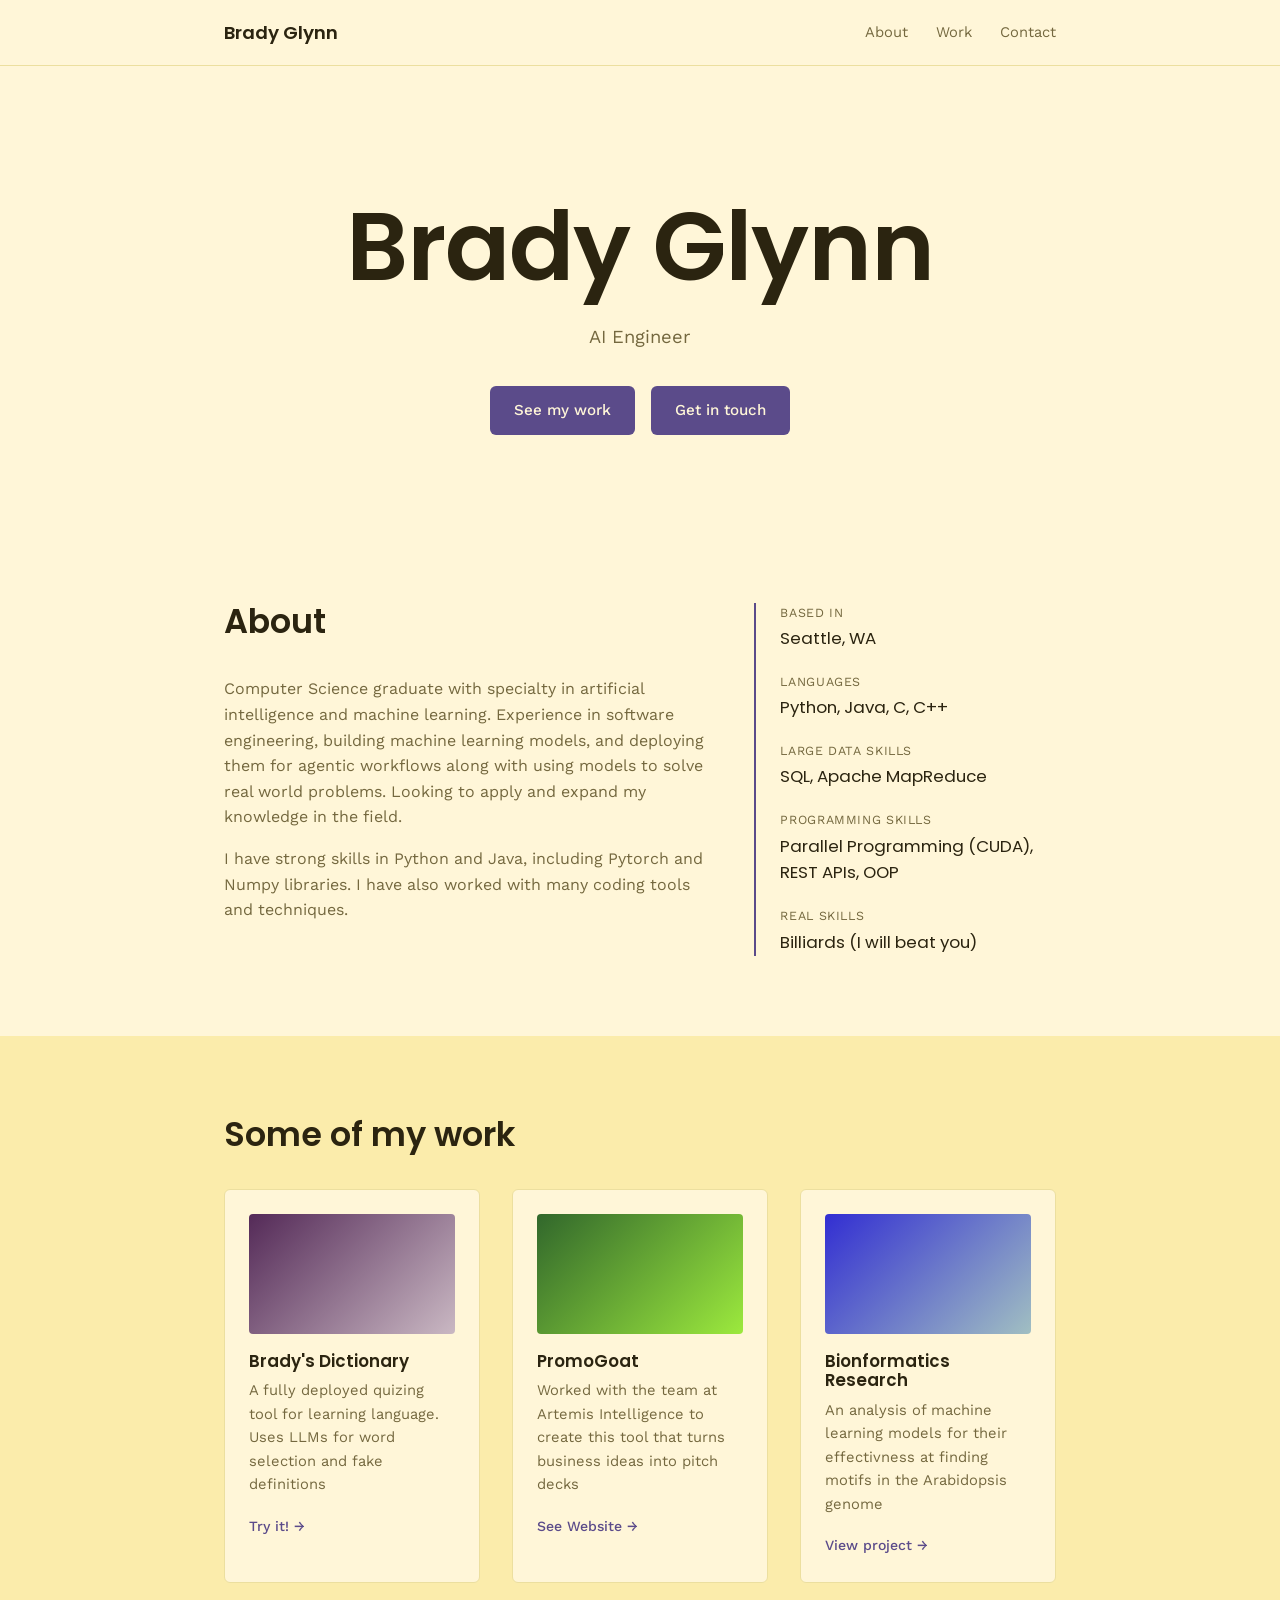
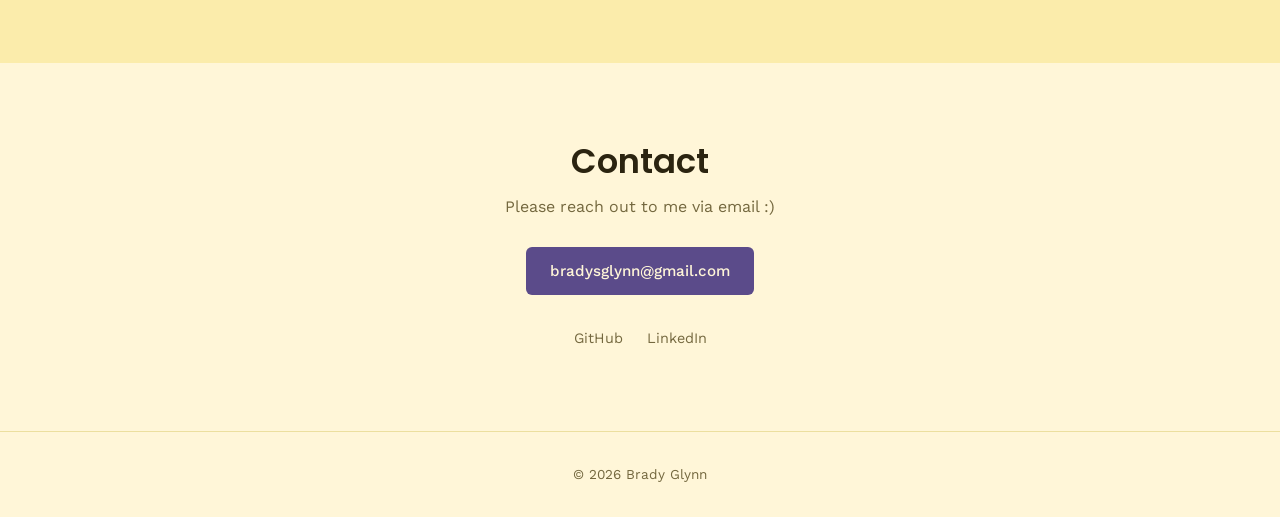
<file: index.html>
<!DOCTYPE html>
<html lang="en">
<head>
  <meta charset="UTF-8">
  <meta name="viewport" content="width=device-width, initial-scale=1.0">
  <title>Brady Glynn Website</title>
  <link rel="preconnect" href="https://fonts.googleapis.com">
  <link href="https://fonts.googleapis.com/css2?family=Poppins:wght@600;700&family=Work+Sans:wght@400;500;600&display=swap" rel="stylesheet">
  <link rel="stylesheet" href="indexstyle.css">
</head>
<body>

  <!-- Header / Navigation -->
  <header class="site-header">
    <div class="wrap header-inner">
      <a href="#top" class="logo">Brady Glynn</a>
      <nav class="nav">
        <a href="#about">About</a>
        <a href="#work">Work</a>
        <a href="#contact">Contact</a>
      </nav>
    </div>
  </header>

  <!-- Hero -->
  <section id="top" class="hero">
    <div class="wrap">
      <p class="eyebrow"></p>
      <h1>Brady Glynn</h1>
      <p class="hero-tagline">AI Engineer</p>
      <div class="hero-actions">
        <a href="#work" class="btn btn-primary">See my work</a>
        <a href="#contact" class="btn btn-primary">Get in touch</a>
      </div>
    </div>
  </section>

  <!-- About -->
  <section id="about" class="section">
    <div class="wrap about-grid">
      <div class="about-text">
        <h2>About</h2>
        <p>
          Computer Science graduate with specialty in artificial intelligence and machine learning. 
          Experience in software engineering, building machine learning models, and deploying them 
          for agentic workflows along with using models to solve real world problems. Looking to apply 
          and expand my knowledge in the field.
        </p>
        <p>
          I have strong skills in Python and Java, including Pytorch and Numpy libraries. I have 
          also worked with many coding tools and techniques.
        </p>
      </div>
      <div class="about-facts">
        <div class="fact">
          <span class="fact-label">Based in</span>
          <span class="fact-value">Seattle, WA</span>
        </div>
        <div class="fact">
          <span class="fact-label">Languages</span>
          <span class="fact-value">Python, Java, C, C++</span>
        </div>
        <div class="fact">
          <span class="fact-label">Large Data Skills</span>
          <span class="fact-value">SQL, Apache MapReduce</span>
        </div>
        <div class="fact">
          <span class="fact-label">Programming Skills</span>
          <span class="fact-value">Parallel Programming (CUDA), REST APIs, OOP</span>
        </div>
        <div class="fact">
          <span class="fact-label">Real Skills</span>
          <span class="fact-value">Billiards (I will beat you)</span>
        </div>
      </div>
    </div>
  </section>

  <!-- Work -->
  <section id="work" class="section section-alt">
    <div class="wrap">
      <h2>Some of my work</h2>
      <div class="project-grid">

        <article class="project-card">
          <div class="project-thumb1" aria-hidden="true"></div>
          <h3>Brady's Dictionary</h3>
          <p>A fully deployed quizing tool for learning language. Uses LLMs for word selection and fake definitions</p>
          <a href="https://bradyongithub.github.io/BradysDictionary-Frontend/index.html" class="project-link">Try it! &rarr;</a>
        </article>

        <article class="project-card">
          <div class="project-thumb2" aria-hidden="true"></div>
          <h3>PromoGoat</h3>
          <p>Worked with the team at Artemis Intelligence to create this tool that turns business ideas into pitch decks</p>
          <a href="https://promogoat.ai" class="project-link">See Website &rarr;</a>
        </article>

        <article class="project-card">
          <div class="project-thumb3" aria-hidden="true"></div>
          <h3>Bionformatics Research</h3>
          <p>An analysis of machine learning models for their effectivness at finding motifs in the Arabidopsis genome</p>
          <a href="https://github.com/BradyOnGitHub/BioInformatics/blob/main/cs525_project_brady_shoning_hinderer.ipynb" class="project-link">View project &rarr;</a>
        </article>

      </div>
    </div>
  </section>

  <!-- Contact -->
  <section id="contact" class="section contact">
    <div class="wrap">
      <h2>Contact</h2>
      <p class="contact-text">
        Please reach out to me via email :)
      </p>
      <a href="mailto:bradysglynn@gmail.com" class="btn btn-primary">bradysglynn@gmail.com</a>
      <div class="social-links">
        <a href="https://github.com/BradyOnGitHub">GitHub</a>
        <a href="https://www.linkedin.com/in/brady-glynn-473033216/">LinkedIn</a>
      </div>
    </div>
  </section>

  <footer class="site-footer">
    <div class="wrap">
      <p>&copy; <span id="year"></span> Brady Glynn</p>
    </div>
  </footer>

  <script>
    document.getElementById('year').textContent = new Date().getFullYear();
  </script>

</body>
</html>
</file>
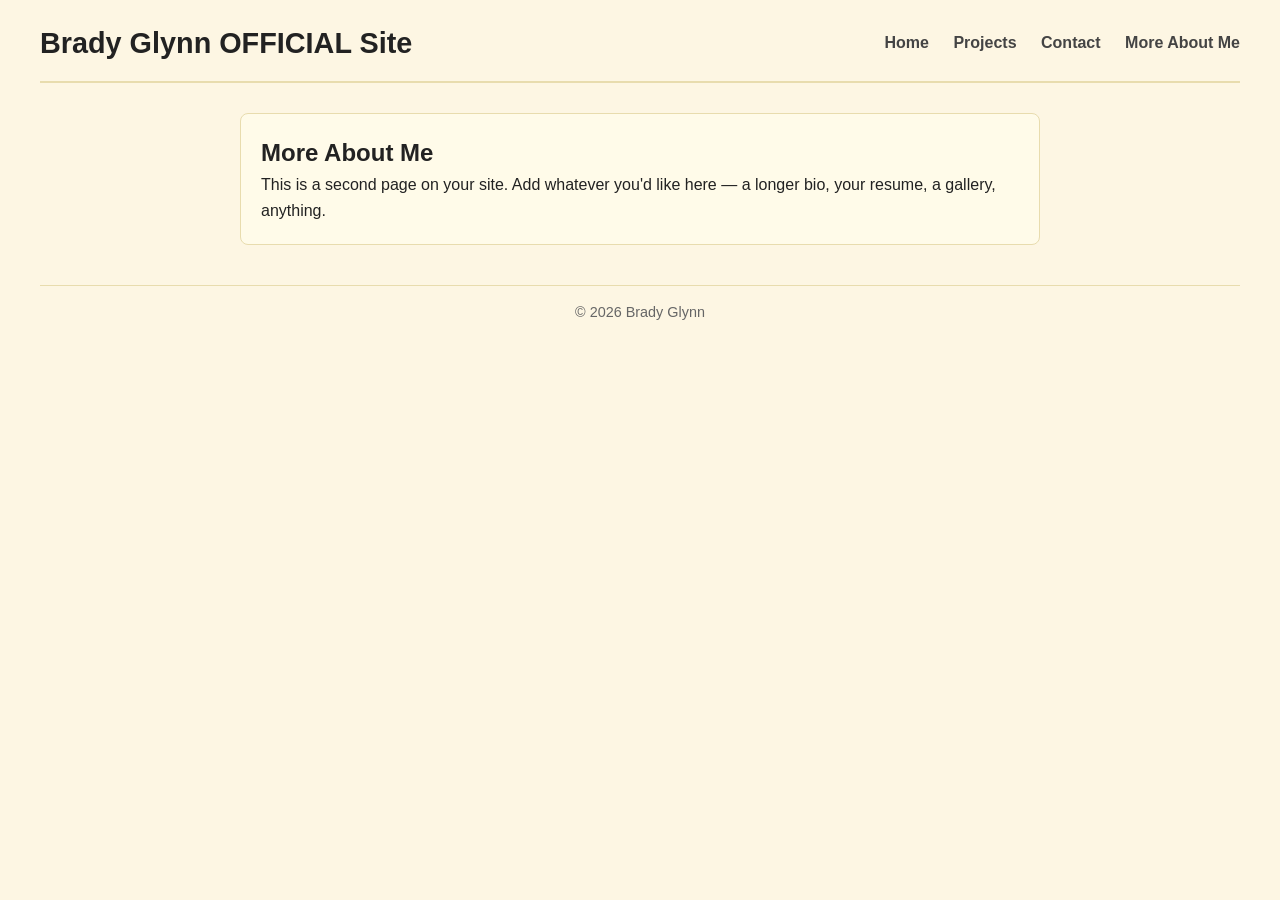
<file: about.html>
<!DOCTYPE html>
<html lang="en">
<head>
  <meta charset="UTF-8">
  <meta name="viewport" content="width=device-width, initial-scale=1.0">
  <title>About - Brady Glynn OFFICIAL Site</title>
  <style>
    * {
      margin: 0;
      padding: 0;
      box-sizing: border-box;
    }
    body {
      font-family: Arial, Helvetica, sans-serif;
      line-height: 1.6;
      color: #222;
      background-color: #fdf6e3;
      padding: 20px;
    }
    header {
      max-width: 1200px;
      margin: 0 auto 30px auto;
      display: flex;
      justify-content: space-between;
      align-items: center;
      border-bottom: 2px solid #e8dcae;
      padding-bottom: 15px;
    }
    header h1 {
      font-size: 1.8em;
    }
    nav a {
      margin-left: 20px;
      text-decoration: none;
      color: #444;
      font-weight: bold;
    }
    nav a:hover {
      color: #b8860b;
    }
    main {
      max-width: 800px;
      margin: 0 auto;
    }
    section {
      background-color: #fffbe9;
      border: 1px solid #e8dcae;
      border-radius: 8px;
      padding: 20px;
    }
    footer {
      max-width: 1200px;
      margin: 40px auto 0 auto;
      font-size: 0.9em;
      color: #666;
      text-align: center;
      border-top: 1px solid #e8dcae;
      padding-top: 15px;
    }
  </style>
</head>
<body>
  <header>
    <h1>Brady Glynn OFFICIAL Site</h1>
    <nav>
      <a href="index.html">Home</a>
      <a href="index.html#projects">Projects</a>
      <a href="index.html#contact">Contact</a>
      <a href="about.html">More About Me</a>
    </nav>
  </header>

  <main>
    <section>
      <h2>More About Me</h2>
      <p>This is a second page on your site. Add whatever you'd like here — a longer bio, your resume, a gallery, anything.</p>
    </section>
  </main>

  <footer>
    <p>&copy; 2026 Brady Glynn</p>
  </footer>
</body>
</html>
</file>
<file: indexstyle.css>
/* ---------- Design tokens ---------- */
:root {
  --bg: #fff6d8;
  --bg-alt: #fbecab;
  --ink: #2b2410;
  --ink-soft: #74683f;
  --accent: #5b4b8a;
  --accent-ink: #fff6d8;
  --line: #ecdf9f;
  --radius: 6px;
  --max-width: 880px;

  --font-display: "Poppins", -apple-system, BlinkMacSystemFont, sans-serif;
  --font-body: "Work Sans", -apple-system, BlinkMacSystemFont, sans-serif;
}

/* ---------- Reset ---------- */
* { box-sizing: border-box; margin: 0; padding: 0; }

html { scroll-behavior: smooth; }

body {
  font-family: var(--font-body);
  color: var(--ink);
  background: var(--bg);
  line-height: 1.6;
  -webkit-font-smoothing: antialiased;
}

img { max-width: 100%; display: block; }

a {
  color: inherit;
  text-decoration: none;
}

h1, h2, h3 {
  font-family: var(--font-display);
  font-weight: 600;
  line-height: 1.15;
}

.wrap {
  max-width: var(--max-width);
  margin: 0 auto;
  padding: 0 1.5rem;
}

/* Visible keyboard focus */
a:focus-visible,
button:focus-visible {
  outline: 2px solid var(--accent);
  outline-offset: 3px;
}

/* ---------- Header ---------- */
.site-header {
  position: sticky;
  top: 0;
  background: #fff6d8;
  backdrop-filter: blur(6px);
  border-bottom: 1px solid var(--line);
  z-index: 10;
}

.header-inner {
  display: flex;
  align-items: center;
  justify-content: space-between;
  padding-top: 1.1rem;
  padding-bottom: 1.1rem;
}

.logo {
  font-family: var(--font-display);
  font-weight: 600;
  font-size: 1.15rem;
}

.nav {
  display: flex;
  gap: 1.75rem;
}

.nav a {
  font-size: 0.92rem;
  color: var(--ink-soft);
  transition: color 0.15s ease;
}

.nav a:hover { color: var(--ink); }

/* ---------- Hero ---------- */
.hero {
  padding: 7rem 0 5.5rem;
  text-align: center;
}

.eyebrow {
  font-size: 0.85rem;
  letter-spacing: 0.06em;
  text-transform: uppercase;
  color: var(--accent);
  font-weight: 500;
  margin-bottom: 0.9rem;
}

.hero h1 {
  font-size: clamp(3.4rem, 9vw, 6rem);
  letter-spacing: -0.01em;
  margin-bottom: 1.2rem;
}

.hero-tagline {
  font-size: 1.15rem;
  color: var(--ink-soft);
  max-width: 34ch;
  margin: 0 auto 2.2rem;
}

.hero-actions {
  display: flex;
  gap: 1rem;
  flex-wrap: wrap;
  justify-content: center;
}

/* ---------- Buttons ---------- */
.btn {
  display: inline-block;
  padding: 0.75rem 1.5rem;
  border-radius: var(--radius);
  font-size: 0.95rem;
  font-weight: 500;
  transition: transform 0.15s ease, background 0.15s ease, border-color 0.15s ease;
}

.btn-primary {
  background: var(--accent);
  color: var(--accent-ink);
}

.btn-primary:hover {
  transform: translateY(-1px);
  background: #345a53;
}

.btn-ghost {
  border: 1px solid var(--line);
  color: var(--ink);
}

.btn-ghost:hover {
  border-color: var(--accent);
  color: var(--accent);
}

/* ---------- Sections ---------- */
.section {
  padding: 5rem 0;
}

.section-alt {
  background: var(--bg-alt);
}

.section h2 {
  font-size: clamp(1.6rem, 3vw, 2.1rem);
  margin-bottom: 2.2rem;
}

/* ---------- About ---------- */
.about-grid {
  display: grid;
  grid-template-columns: 1.6fr 1fr;
  gap: 3rem;
}

.about-text p {
  color: var(--ink-soft);
  margin-bottom: 1rem;
  max-width: 60ch;
}

.about-facts {
  display: flex;
  flex-direction: column;
  gap: 1.25rem;
  border-left: 2px solid var(--accent);
  padding-left: 1.5rem;
}

.fact {
  display: flex;
  flex-direction: column;
  gap: 0.15rem;
}

.fact-label {
  font-size: 0.78rem;
  text-transform: uppercase;
  letter-spacing: 0.05em;
  color: var(--ink-soft);
}

.fact-value {
  font-family: var(--font-display);
  font-size: 1.05rem;
}

/* ---------- Work / Projects ---------- */
.project-grid {
  display: grid;
  grid-template-columns: repeat(auto-fit, minmax(220px, 1fr));
  gap: 2rem;
}

.project-card {
  background: var(--bg);
  border: 1px solid var(--line);
  border-radius: var(--radius);
  padding: 1.5rem;
  transition: transform 0.15s ease, box-shadow 0.15s ease;
}

.project-card:hover {
  transform: translateY(-3px);
  box-shadow: 0 8px 20px rgba(34, 38, 43, 0.06);
}

.project-thumb1 {
  height: 120px;
  border-radius: calc(var(--radius) - 2px);
  margin-bottom: 1.1rem;
  background: linear-gradient(135deg, #360641, #c0adbf);
  opacity: 0.85;
}

.project-thumb2 {
  height: 120px;
  border-radius: calc(var(--radius) - 2px);
  margin-bottom: 1.1rem;
  background: linear-gradient(135deg, #0d4e0d, #8be722);
  opacity: 0.85;
}

.project-thumb3 {
  height: 120px;
  border-radius: calc(var(--radius) - 2px);
  margin-bottom: 1.1rem;
  background: linear-gradient(135deg, #0e0bd1, #90b5be);
  opacity: 0.85;
}

.project-card h3 {
  font-size: 1.05rem;
  margin-bottom: 0.5rem;
}

.project-card p {
  font-size: 0.92rem;
  color: var(--ink-soft);
  margin-bottom: 1rem;
}

.project-link {
  font-size: 0.88rem;
  font-weight: 500;
  color: var(--accent);
}

.project-link:hover { text-decoration: underline; }

/* ---------- Contact ---------- */
.contact {
  text-align: center;
}

.contact h2 { margin-bottom: 0.75rem; }

.contact-text {
  color: var(--ink-soft);
  max-width: 40ch;
  margin: 0 auto 1.75rem;
}

.social-links {
  display: flex;
  justify-content: center;
  gap: 1.5rem;
  margin-top: 2rem;
}

.social-links a {
  font-size: 0.9rem;
  color: var(--ink-soft);
}

.social-links a:hover { color: var(--accent); }

/* ---------- Footer ---------- */
.site-footer {
  border-top: 1px solid var(--line);
  padding: 2rem 0;
}

.site-footer p {
  font-size: 0.85rem;
  color: var(--ink-soft);
  text-align: center;
}

/* ---------- Responsive ---------- */
@media (max-width: 700px) {
  .about-grid {
    grid-template-columns: 1fr;
  }

  .nav {
    gap: 1.1rem;
  }

  .hero {
    padding: 4.5rem 0 3.5rem;
  }
}

/* ---------- Reduced motion ---------- */
@media (prefers-reduced-motion: reduce) {
  html { scroll-behavior: auto; }
  * { transition: none !important; }
}
</file>
